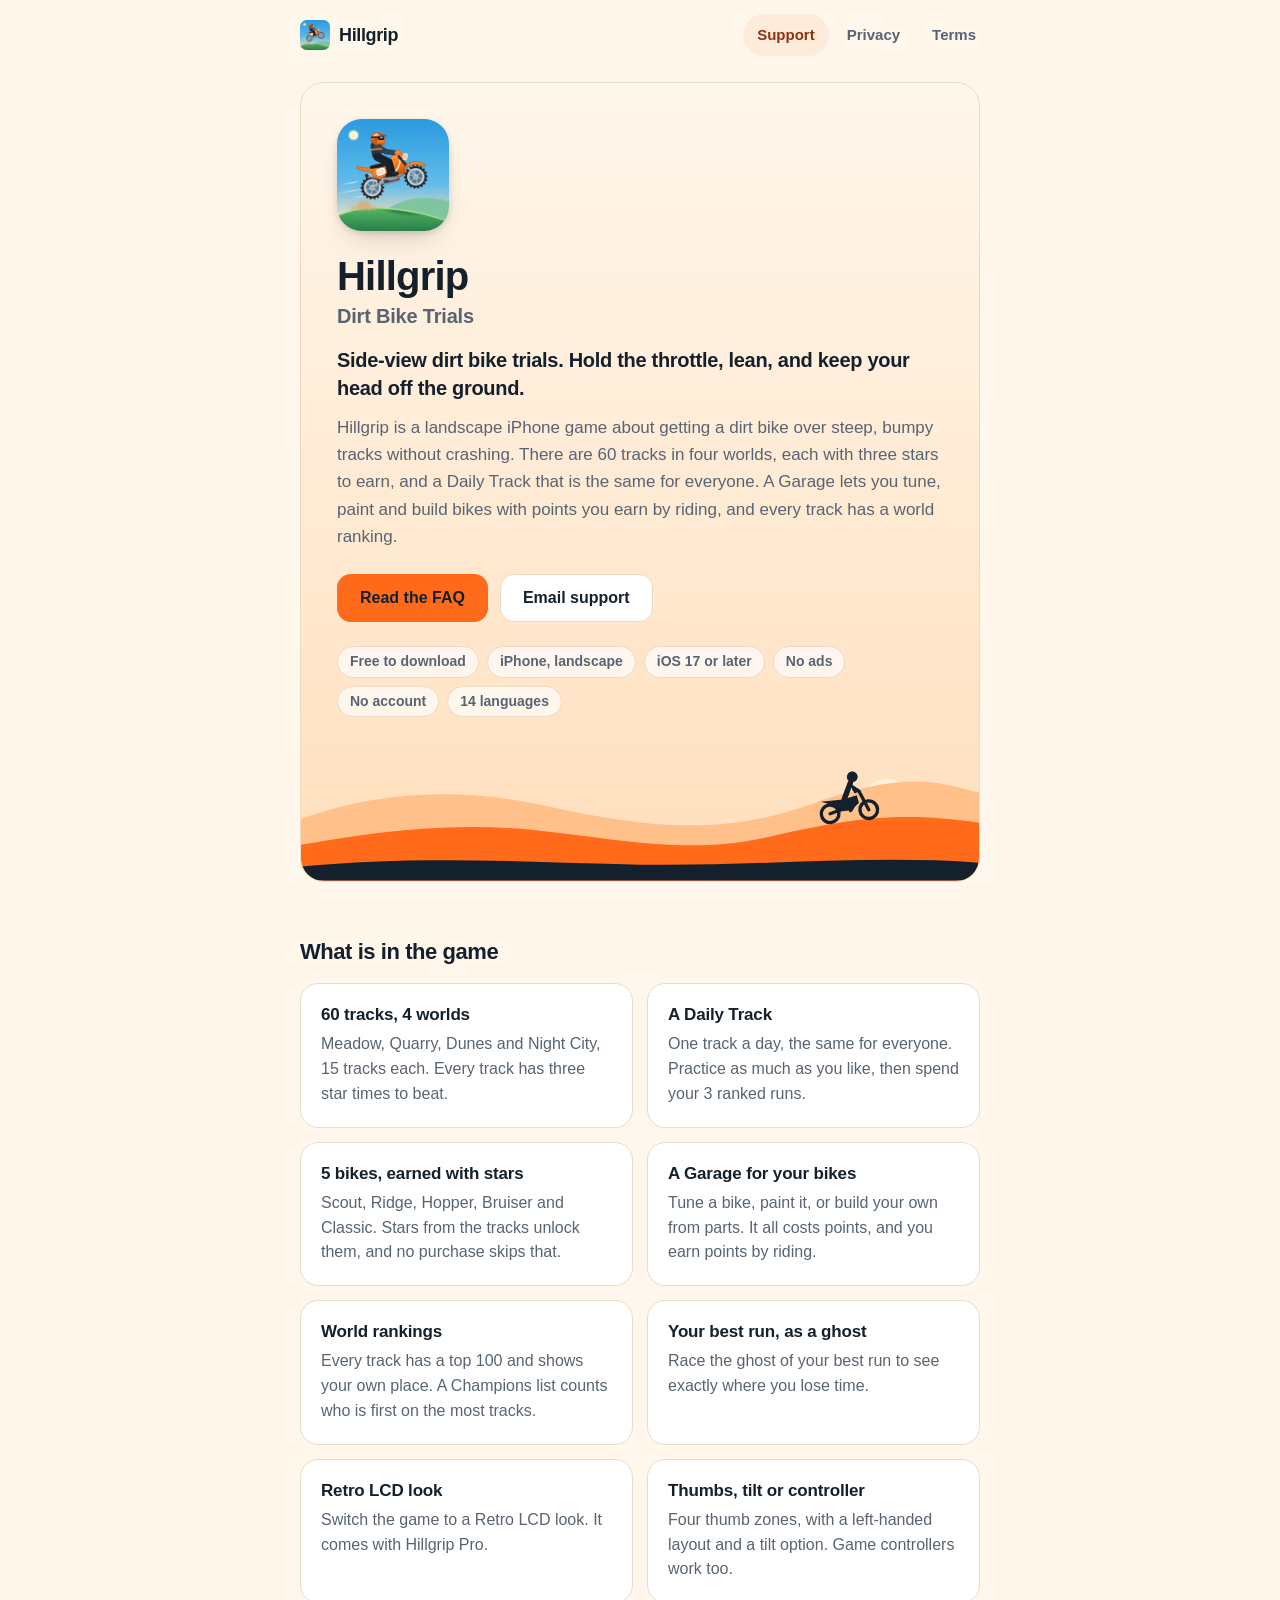
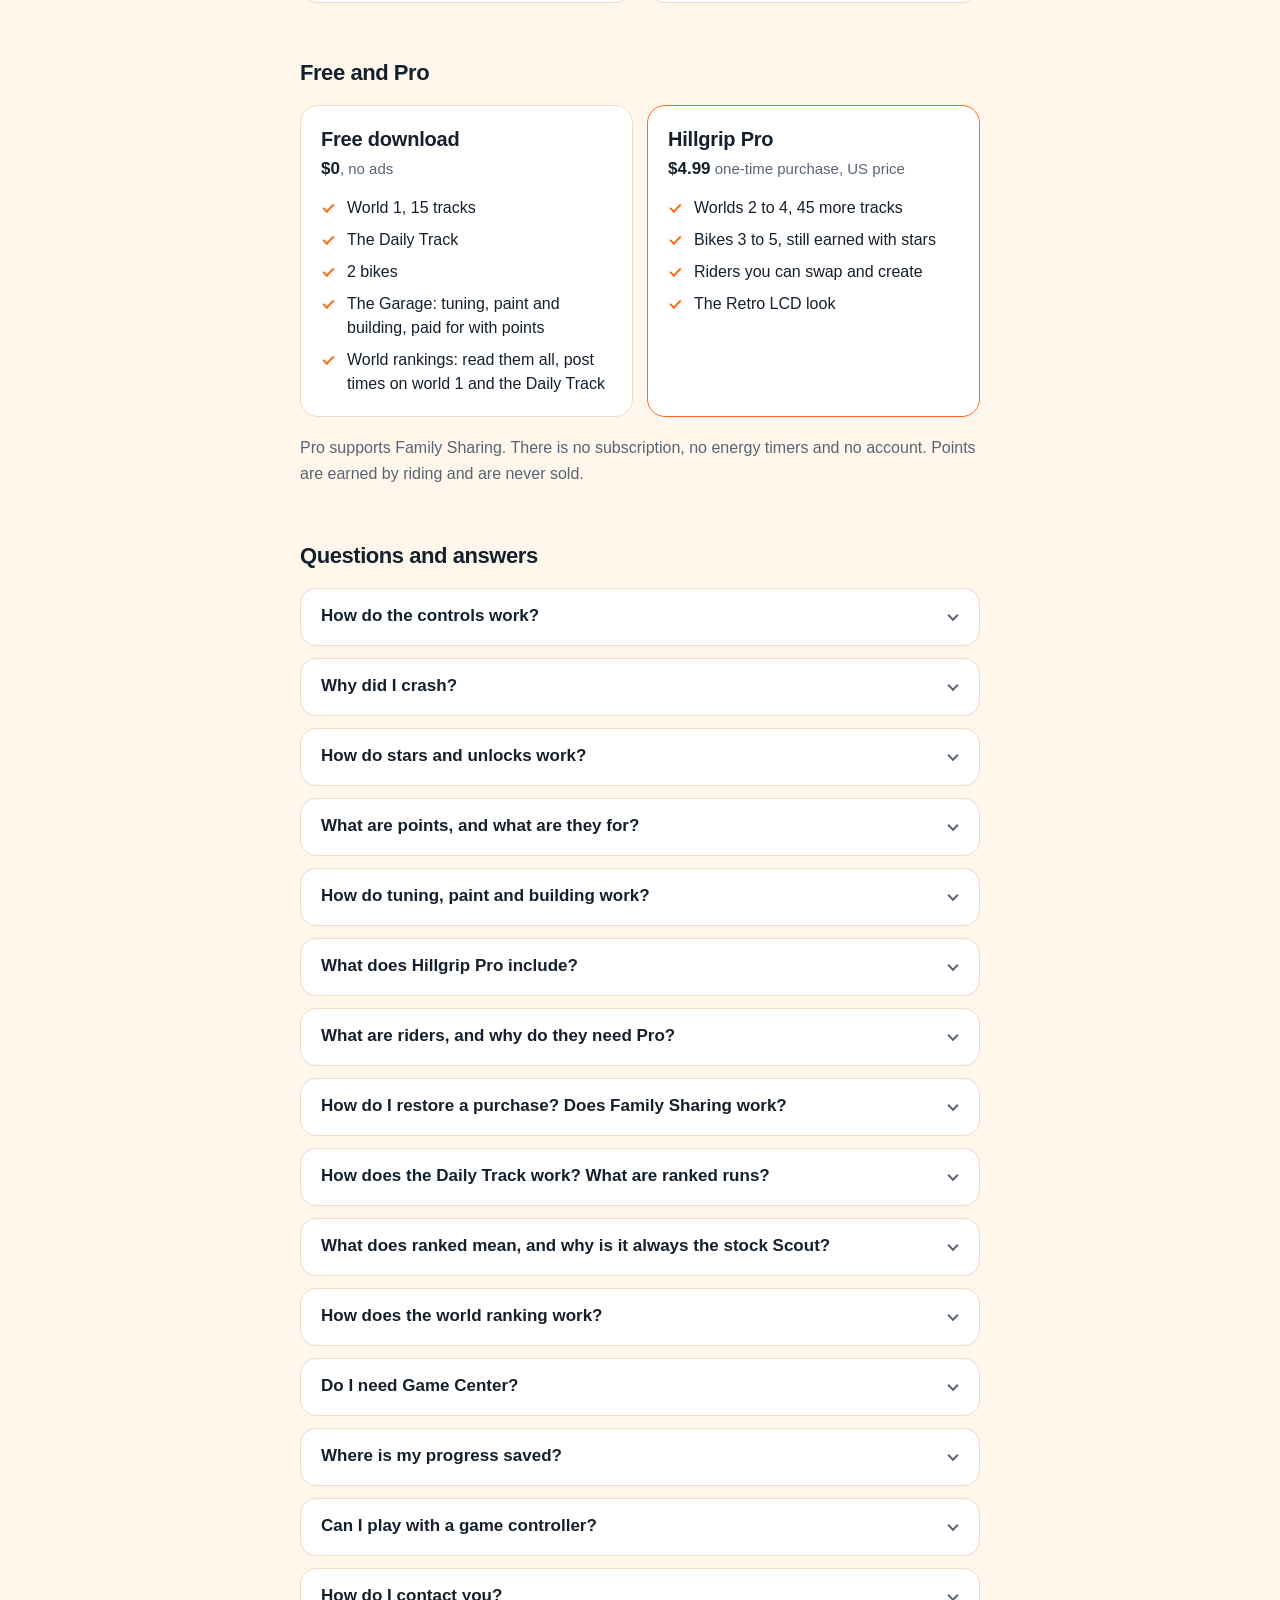
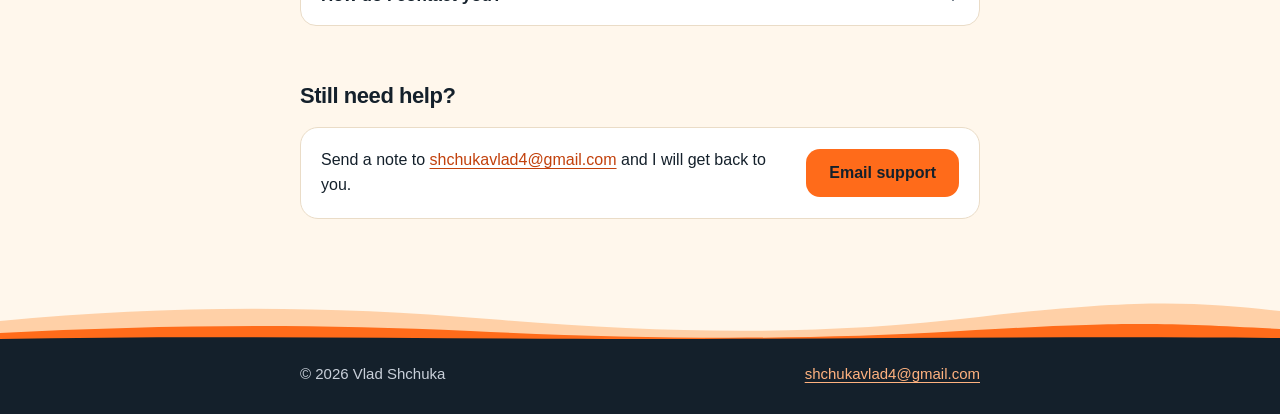
<file: index.html>
<!doctype html>
<html lang="en">
<head>
  <meta charset="utf-8">
  <meta name="viewport" content="width=device-width, initial-scale=1">
  <title>Hillgrip: Dirt Bike Trials | Support</title>
  <meta name="description" content="Support and FAQ for Hillgrip: Dirt Bike Trials, a landscape iPhone game of side-view dirt bike trials. Controls, points and the Garage, world rankings, Pro and how to get help.">
  <meta name="color-scheme" content="light dark">
  <meta name="theme-color" content="#FFF7EC" media="(prefers-color-scheme: light)">
  <meta name="theme-color" content="#0F1424" media="(prefers-color-scheme: dark)">
  <link rel="canonical" href="https://xzot.github.io/hillgrip/">
  <link rel="icon" type="image/png" href="icon.png">
  <link rel="apple-touch-icon" href="icon.png">
  <meta property="og:type" content="website">
  <meta property="og:site_name" content="Hillgrip">
  <meta property="og:title" content="Hillgrip: Dirt Bike Trials | Support">
  <meta property="og:description" content="Side-view dirt bike trials for iPhone. 60 tracks, a Daily Track, no ads and no account. Support, FAQ and legal pages.">
  <meta property="og:url" content="https://xzot.github.io/hillgrip/">
  <meta property="og:image" content="https://xzot.github.io/hillgrip/icon.png">
  <meta name="twitter:card" content="summary">
  <link rel="stylesheet" href="style.css">
</head>
<body>
  <a class="skip-link" href="#content">Skip to content</a>

  <header class="site-header">
    <div class="wrap">
      <a class="brand" href="index.html">
        <img src="icon.png" width="30" height="30" alt="">
        <span>Hillgrip</span>
      </a>
      <nav class="site-nav" aria-label="Main">
        <a href="index.html" aria-current="page">Support</a>
        <a href="privacy.html">Privacy</a>
        <a href="terms.html">Terms</a>
      </nav>
    </div>
  </header>

  <main id="content">
    <div class="wrap">

      <section class="hero" aria-labelledby="hero-title">
        <div class="hero-body">
          <img class="app-icon" src="icon.png" width="112" height="112" alt="Hillgrip app icon" decoding="async">
          <h1 id="hero-title">Hillgrip<span class="sub">Dirt Bike Trials</span></h1>
          <p class="tagline">Side-view dirt bike trials. Hold the throttle, lean, and keep your head off the ground.</p>
          <p class="lead">Hillgrip is a landscape iPhone game about getting a dirt bike over steep, bumpy tracks without crashing. There are 60 tracks in four worlds, each with three stars to earn, and a Daily Track that is the same for everyone. A Garage lets you tune, paint and build bikes with points you earn by riding, and every track has a world ranking.</p>

          <div class="cta">
            <!--
              APP STORE BADGE GOES HERE.
              The app ID is not known yet. When it is, put Apple’s official "Download on the App Store"
              badge here as a link to https://apps.apple.com/app/id<APP_ID> (use Apple’s badge artwork,
              unmodified), and keep it before the two buttons below.
            -->
            <a class="btn" href="#faq">Read the FAQ</a>
            <a class="btn btn-ghost" href="mailto:shchukavlad4@gmail.com?subject=Hillgrip%20support">Email support</a>
          </div>

          <ul class="chips" aria-label="Quick facts">
            <li>Free to download</li>
            <li>iPhone, landscape</li>
            <li>iOS 17 or later</li>
            <li>No ads</li>
            <li>No account</li>
            <li>14 languages</li>
          </ul>
        </div>

        <!-- Hills strip: far ridge, trail-orange ridge with a rider, dark foreground. Decorative. -->
        <svg class="hills" viewBox="0 0 680 140" preserveAspectRatio="xMaxYMax slice" aria-hidden="true" focusable="false">
          <circle class="sun" cx="588" cy="64" r="26"/>
          <path class="far" d="M0 78 C80 50 160 46 250 66 S420 96 510 64 S630 38 680 52 V140 H0 Z"/>
          <path class="mid" d="M0 104 C70 92 150 80 240 90 S390 114 470 96 S600 70 680 82 V140 H0 Z"/>
          <g class="rider" transform="translate(551 80) rotate(-6) scale(1.3)">
            <circle class="rider-wheel" cx="-15" cy="-7" r="6.8" stroke-width="2.6"/>
            <circle class="rider-wheel" cx="15" cy="-7" r="6.8" stroke-width="2.6"/>
            <path d="M-15 -7 L-3 -10 M15 -7 L9 -22 M9 -22 L5 -24" fill="none" stroke-width="2.6" stroke-linecap="round" stroke-linejoin="round"/>
            <path d="M-21 -17 L-4 -17 L7 -19 L8 -13 L1 -8 L-7 -8 L-11 -13 Z" stroke="none"/>
            <path d="M-3 -17 L3 -29" fill="none" stroke-width="4.2" stroke-linecap="round"/>
            <path d="M3 -27 L8 -23 L6 -22" fill="none" stroke-width="2.4" stroke-linecap="round" stroke-linejoin="round"/>
            <path d="M-3 -17 L4 -12 L1 -8" fill="none" stroke-width="3" stroke-linecap="round" stroke-linejoin="round"/>
            <circle cx="5" cy="-33.5" r="4.2" stroke="none"/>
          </g>
          <path class="near" d="M0 126 C120 114 230 122 340 124 S570 114 680 122 V140 H0 Z"/>
        </svg>
      </section>

      <section class="section" aria-labelledby="game-title">
        <h2 id="game-title">What is in the game</h2>
        <div class="grid grid-2">
          <article class="card">
            <h3>60 tracks, 4 worlds</h3>
            <p>Meadow, Quarry, Dunes and Night City, 15 tracks each. Every track has three star times to beat.</p>
          </article>
          <article class="card">
            <h3>A Daily Track</h3>
            <p>One track a day, the same for everyone. Practice as much as you like, then spend your 3 ranked runs.</p>
          </article>
          <article class="card">
            <h3>5 bikes, earned with stars</h3>
            <p>Scout, Ridge, Hopper, Bruiser and Classic. Stars from the tracks unlock them, and no purchase skips that.</p>
          </article>
          <article class="card">
            <h3>A Garage for your bikes</h3>
            <p>Tune a bike, paint it, or build your own from parts. It all costs points, and you earn points by riding.</p>
          </article>
          <article class="card">
            <h3>World rankings</h3>
            <p>Every track has a top 100 and shows your own place. A Champions list counts who is first on the most tracks.</p>
          </article>
          <article class="card">
            <h3>Your best run, as a ghost</h3>
            <p>Race the ghost of your best run to see exactly where you lose time.</p>
          </article>
          <article class="card">
            <h3>Retro LCD look</h3>
            <p>Switch the game to a Retro LCD look. It comes with Hillgrip Pro.</p>
          </article>
          <article class="card">
            <h3>Thumbs, tilt or controller</h3>
            <p>Four thumb zones, with a left-handed layout and a tilt option. Game controllers work too.</p>
          </article>
        </div>
      </section>

      <section class="section" aria-labelledby="pro-title">
        <h2 id="pro-title">Free and Pro</h2>
        <div class="grid grid-2">
          <article class="card tier-card">
            <h3>Free download</h3>
            <p class="price"><strong>$0</strong>, no ads</p>
            <ul class="ticks">
              <li>World 1, 15 tracks</li>
              <li>The Daily Track</li>
              <li>2 bikes</li>
              <li>The Garage: tuning, paint and building, paid for with points</li>
              <li>World rankings: read them all, post times on world 1 and the Daily Track</li>
            </ul>
          </article>
          <article class="card tier-card pro">
            <h3>Hillgrip Pro</h3>
            <p class="price"><strong>$4.99</strong> one-time purchase, US price</p>
            <ul class="ticks">
              <li>Worlds 2 to 4, 45 more tracks</li>
              <li>Bikes 3 to 5, still earned with stars</li>
              <li>Riders you can swap and create</li>
              <li>The Retro LCD look</li>
            </ul>
          </article>
        </div>
        <p class="no-list">Pro supports Family Sharing. There is no subscription, no energy timers and no account. Points are earned by riding and are never sold.</p>
      </section>

      <section class="section faq" id="faq" aria-labelledby="faq-title">
        <h2 id="faq-title">Questions and answers</h2>

        <details>
          <summary>How do the controls work?</summary>
          <div class="answer">
            <p>The screen has four thumb zones: throttle, brake, lean back and lean forward. Hold throttle to drive, hold brake to slow down or stop, and use the two lean zones to tip the bike backward or forward on slopes and in the air.</p>
            <p>Settings has a left-handed option and a tilt option, so you can set the controls up the way your hands like. Game controllers work too (see the controller question below). Short, small corrections usually work better than holding a lean zone down.</p>
          </div>
        </details>

        <details>
          <summary>Why did I crash?</summary>
          <div class="answer">
            <p>You crash when the rider’s head hits the ground. After a crash you respawn at the most recent checkpoint, so you do not have to start the whole track again.</p>
            <p>If you keep landing on your head, try easing off the throttle in the air and use the lean zones to level the bike before the wheels touch down.</p>
          </div>
        </details>

        <details>
          <summary>How do stars and unlocks work?</summary>
          <div class="answer">
            <p>Every track gives up to 3 stars for your finishing time, and a faster run earns more of them. Stars are what unlock the bikes: Scout, Ridge, Hopper, Bruiser and Classic. Collect more stars and more bikes open up.</p>
            <p>There is no way to buy stars or skip an unlock. Points, which pay for tuning and paint, are a separate thing: you earn them by riding too, and they never open worlds or bikes.</p>
          </div>
        </details>

        <details>
          <summary>What are points, and what are they for?</summary>
          <div class="answer">
            <p>Points are what you spend in the Garage. You earn them only by riding: finishing a track for the first time, collecting stars, beating your own time, the Daily Track (with a bonus for a streak) and climbing the world ranking.</p>
            <p>Points cannot be bought, no ad gives you any, and Pro does not give you more. They never buy worlds, bikes or Pro. The first upgrade is cheap and comes within your first few tracks, and a full tune of one bike takes a while. Points are saved on your device only, like your stars.</p>
          </div>
        </details>

        <details>
          <summary>How do tuning, paint and building work?</summary>
          <div class="answer">
            <p>Open the Garage from Home. Its tabs are Bike, Tune, Paint, Build and Rider.</p>
            <ul>
              <li>Tune: four upgrades with five levels each (Engine, Handling, Weight and Suspension) and three sliders (Gearing, Springs and Wheelbase). Every upgrade changes something you can feel, and the bars show the change in numbers. The sliders are trade-offs: more of one thing costs you something else.</li>
              <li>Paint: colours for each part, eight patterns, a number plate and your race number.</li>
              <li>Build: put your own bike together from the parts of bikes you have unlocked, in up to three builds.</li>
            </ul>
            <p>Tap the bike in the Garage to rev it, or press Test ride to try your setup on a short track. Nothing from a Test ride is saved.</p>
          </div>
        </details>

        <details>
          <summary>What does Hillgrip Pro include?</summary>
          <div class="answer">
            <p>Hillgrip Pro is a one-time in-app purchase, $4.99 in the US. In other countries the price follows Apple’s local pricing and is shown before you buy.</p>
            <ul>
              <li>Worlds 2 to 4, which adds 45 tracks</li>
              <li>Bikes 3 to 5, which are still earned with stars</li>
              <li>Riders you can swap and create</li>
              <li>The Retro LCD look</li>
            </ul>
            <p>The free game already has world 1 (15 tracks), the Daily Track, 2 bikes and the Garage apart from riders. There is no subscription, so nothing renews.</p>
          </div>
        </details>

        <details>
          <summary>What are riders, and why do they need Pro?</summary>
          <div class="answer">
            <p>A rider is the person on the bike. With Pro you can swap between riders and create your own. Height, weight and stance change how the bike handles a little, and helmet, suit, jersey, gloves, boots and skin tone change the look. The differences are small and balanced, so no rider is simply better.</p>
            <p>Without Pro you can still try the rider creator and take a Test ride with the rider you made, but nothing is saved or equipped.</p>
          </div>
        </details>

        <details>
          <summary>How do I restore a purchase? Does Family Sharing work?</summary>
          <div class="answer">
            <p>Open Settings in Hillgrip and tap Restore Purchases. The same button is on the Pro screen. Use the same Apple Account that bought Pro, and make sure you are online.</p>
            <p>Hillgrip Pro supports Family Sharing. If the person who bought it has sharing turned on for purchases, family members can get Pro on their own devices with Restore Purchases.</p>
            <p>If Pro still does not show up, check which Apple Account you are signed in with, then <a href="mailto:shchukavlad4@gmail.com?subject=Hillgrip%20restore%20purchase">email me</a>.</p>
          </div>
        </details>

        <details>
          <summary>How does the Daily Track work? What are ranked runs?</summary>
          <div class="answer">
            <p>There is one Daily Track per day and it is the same for everyone. It changes at 08:00 UTC. It is part of the free game.</p>
            <p>You can practice it as often as you like. You get 3 ranked runs on each Daily Track, and your best ranked time goes to a Game Center leaderboard. Ranked runs are always ridden on the stock Scout.</p>
          </div>
        </details>

        <details>
          <summary>What does ranked mean, and why is it always the stock Scout?</summary>
          <div class="answer">
            <p>Every time on a world ranking, and every ranked run of the Daily Track, is ridden on the stock Scout: factory tuning, the standard rider and no custom parts. Your paint and your rider’s looks stay. That way tuning, parts, riders and Pro cannot buy a place, and everyone on a board has the same bike.</p>
            <p>The My setup | Ranked Scout switch, in the Garage and in the pause menu, decides which one you ride. Changing it restarts the track. A run on your own setup still earns stars and points, but it does not go on the world ranking. Practice runs of the Daily Track follow the switch too.</p>
          </div>
        </details>

        <details>
          <summary>How does the world ranking work?</summary>
          <div class="answer">
            <p>Every campaign track has its own board with the fastest times. You see the top 100 and your own place, even when you are far below 100. Home, then Ranking, opens them. The Champions list counts how many tracks each player is first on, and a track only counts once 10 riders have posted a time.</p>
            <p>Climbing the ranking pays points. You need to be signed in to Game Center to read a board or post a time. Without Pro you can post times on world 1 and the Daily Track; with Pro, on every track. Your rank can take a few seconds to show up after a ride.</p>
            <p>Times are reported by each player’s device and are not independently verified, so the ranking can show a time that a modified game made. I can ask Apple to remove obvious ones.</p>
          </div>
        </details>

        <details>
          <summary>Do I need Game Center?</summary>
          <div class="answer">
            <p>No. Hillgrip works without it, and so do tuning, paint and building. Game Center is used only for the leaderboards (the Daily Track, each track’s world ranking, the champions list and total stars), and only if you are signed in. It is an Apple service, so your player name and leaderboard scores are handled by Apple, as the <a href="privacy.html">privacy policy</a> explains.</p>
          </div>
        </details>

        <details>
          <summary>Where is my progress saved?</summary>
          <div class="answer">
            <p>Only on your device. Hillgrip has no account and no server, so your stars, points, Garage setups, best times, ghosts and settings live on the phone. If you delete the app, that progress is deleted too, and I cannot get it back because I never receive it.</p>
            <p>Purchases are different. They belong to your Apple Account and come back with Restore Purchases.</p>
          </div>
        </details>

        <details>
          <summary>Can I play with a game controller?</summary>
          <div class="answer">
            <p>Yes. MFi, Xbox and DualSense controllers work:</p>
            <ul>
              <li>Right trigger: throttle</li>
              <li>Left trigger: brake</li>
              <li>Left stick: lean</li>
            </ul>
            <p>Pair the controller in your iPhone’s Bluetooth settings before you start the game.</p>
          </div>
        </details>

        <details>
          <summary>How do I contact you?</summary>
          <div class="answer">
            <p>Email <a href="mailto:shchukavlad4@gmail.com?subject=Hillgrip%20support">shchukavlad4@gmail.com</a>. Please include your iPhone model, your iOS version and what happened. The world and track number help for track problems.</p>
            <p>Hillgrip is made by one person, Vlad Shchuka. I read every message and reply as soon as I can.</p>
          </div>
        </details>
      </section>

      <section class="section" aria-labelledby="contact-title">
        <h2 id="contact-title">Still need help?</h2>
        <div class="card contact-card">
          <p>Send a note to <a href="mailto:shchukavlad4@gmail.com?subject=Hillgrip%20support">shchukavlad4@gmail.com</a> and I will get back to you.</p>
          <a class="btn" href="mailto:shchukavlad4@gmail.com?subject=Hillgrip%20support">Email support</a>
        </div>
      </section>

    </div>
  </main>

  <footer class="site-footer">
    <svg class="footer-hills" viewBox="0 0 680 44" preserveAspectRatio="none" aria-hidden="true" focusable="false">
      <path class="far" d="M0 22 C90 6 170 6 260 20 S430 38 520 18 S640 4 680 12 V44 H0 Z"/>
      <path class="mid" d="M0 34 C80 26 160 24 250 32 S420 42 510 32 S620 24 680 30 V44 H0 Z"/>
      <path class="near" d="M0 40 C110 36 230 40 340 40 S570 37 680 39 V44 H0 Z"/>
    </svg>
    <div class="footer-bar">
      <div class="wrap">
        <span>&copy; 2026 Vlad Shchuka</span>
        <a href="mailto:shchukavlad4@gmail.com">shchukavlad4@gmail.com</a>
      </div>
    </div>
  </footer>
</body>
</html>
</file>
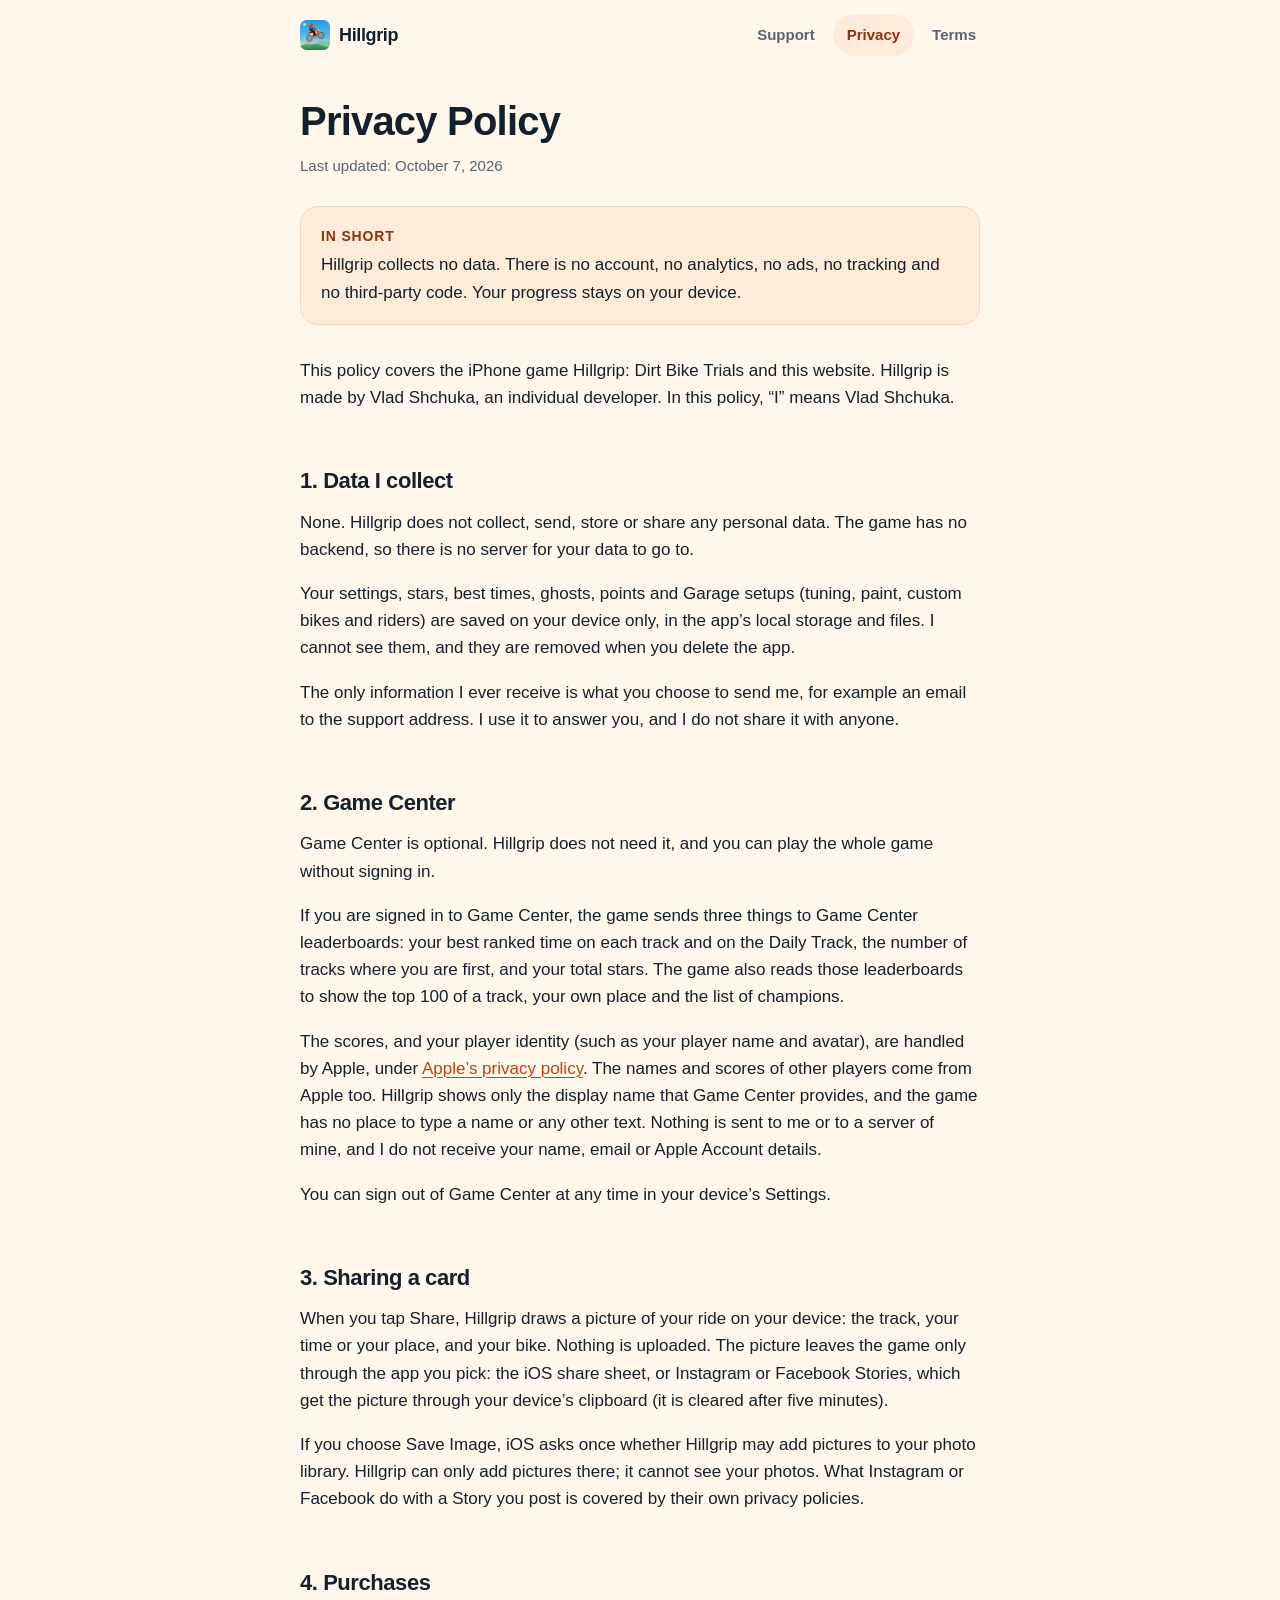
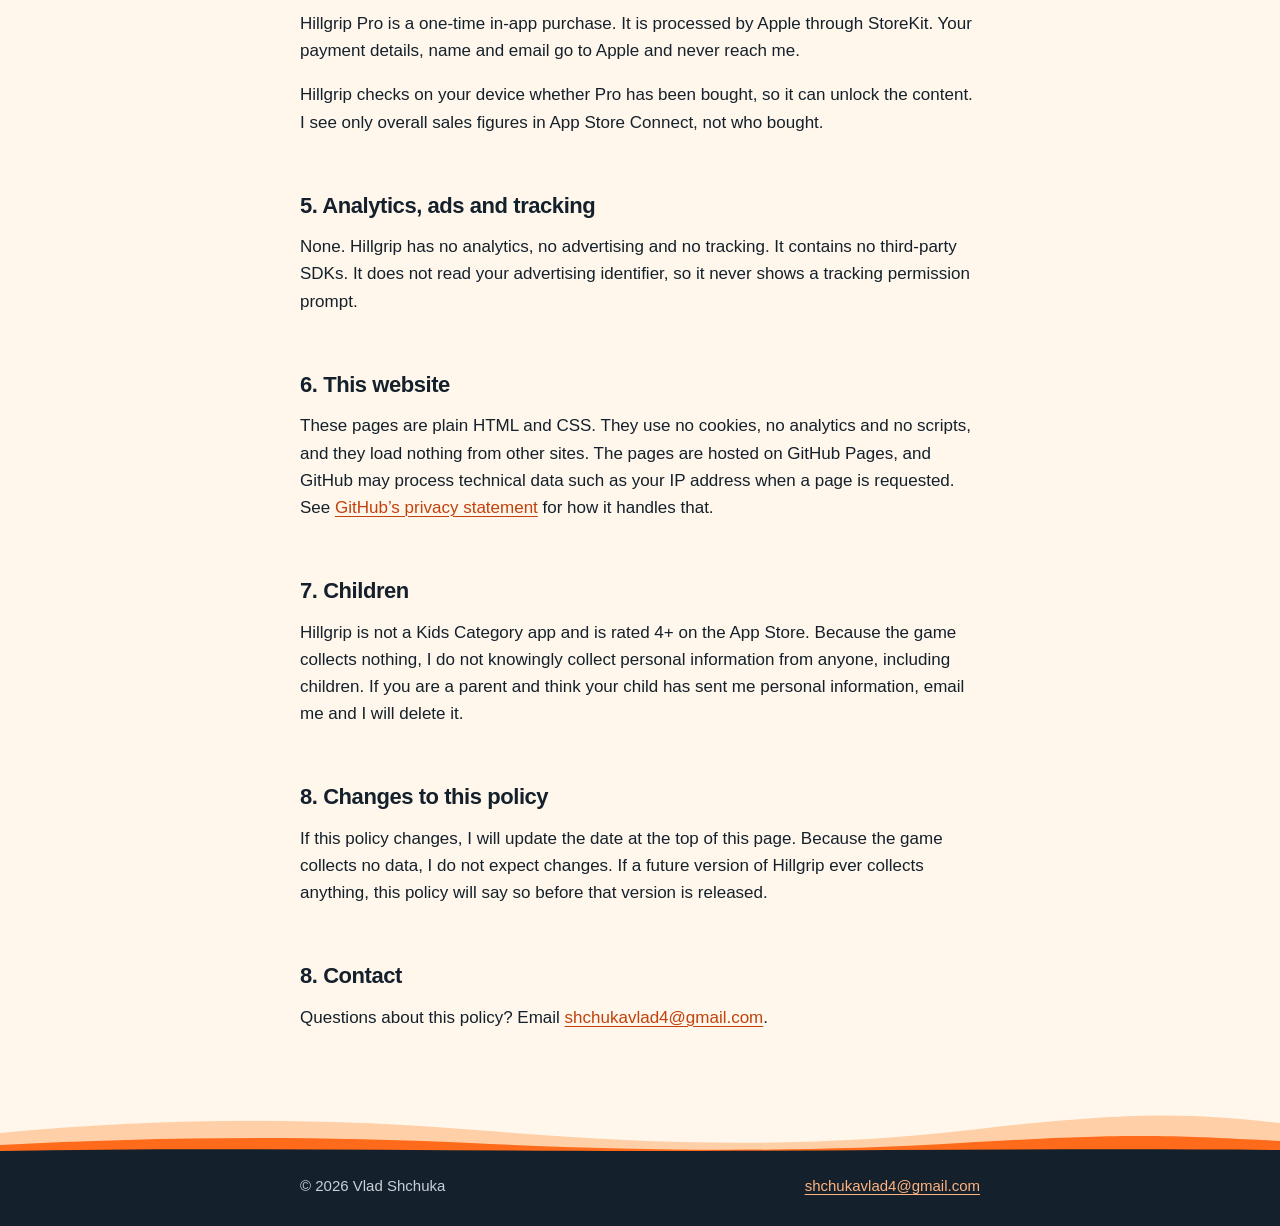
<file: privacy.html>
<!doctype html>
<html lang="en">
<head>
  <meta charset="utf-8">
  <meta name="viewport" content="width=device-width, initial-scale=1">
  <title>Privacy Policy | Hillgrip: Dirt Bike Trials</title>
  <meta name="description" content="Hillgrip collects no data. No account, no analytics, no ads, no tracking and no third-party SDKs. Progress stays on your device.">
  <meta name="color-scheme" content="light dark">
  <meta name="theme-color" content="#FFF7EC" media="(prefers-color-scheme: light)">
  <meta name="theme-color" content="#0F1424" media="(prefers-color-scheme: dark)">
  <link rel="canonical" href="https://xzot.github.io/hillgrip/privacy.html">
  <link rel="icon" type="image/png" href="icon.png">
  <link rel="apple-touch-icon" href="icon.png">
  <meta property="og:type" content="website">
  <meta property="og:site_name" content="Hillgrip">
  <meta property="og:title" content="Privacy Policy | Hillgrip: Dirt Bike Trials">
  <meta property="og:description" content="Hillgrip collects no data. No account, no analytics, no ads, no tracking. Progress stays on your device.">
  <meta property="og:url" content="https://xzot.github.io/hillgrip/privacy.html">
  <meta property="og:image" content="https://xzot.github.io/hillgrip/icon.png">
  <meta name="twitter:card" content="summary">
  <link rel="stylesheet" href="style.css">
</head>
<body>
  <a class="skip-link" href="#content">Skip to content</a>

  <header class="site-header">
    <div class="wrap">
      <a class="brand" href="index.html">
        <img src="icon.png" width="30" height="30" alt="">
        <span>Hillgrip</span>
      </a>
      <nav class="site-nav" aria-label="Main">
        <a href="index.html">Support</a>
        <a href="privacy.html" aria-current="page">Privacy</a>
        <a href="terms.html">Terms</a>
      </nav>
    </div>
  </header>

  <main id="content">
    <div class="wrap">

      <h1 class="page-title">Privacy Policy</h1>
      <p class="updated">Last updated: October 7, 2026</p>

      <div class="summary" role="note">
        <strong>In short</strong>
        Hillgrip collects no data. There is no account, no analytics, no ads, no tracking and no third-party code. Your progress stays on your device.
      </div>

      <div class="legal">
        <p>This policy covers the iPhone game Hillgrip: Dirt Bike Trials and this website. Hillgrip is made by Vlad Shchuka, an individual developer. In this policy, &ldquo;I&rdquo; means Vlad Shchuka.</p>

        <h2 id="data">1. Data I collect</h2>
        <p>None. Hillgrip does not collect, send, store or share any personal data. The game has no backend, so there is no server for your data to go to.</p>
        <p>Your settings, stars, best times, ghosts, points and Garage setups (tuning, paint, custom bikes and riders) are saved on your device only, in the app’s local storage and files. I cannot see them, and they are removed when you delete the app.</p>
        <p>The only information I ever receive is what you choose to send me, for example an email to the support address. I use it to answer you, and I do not share it with anyone.</p>

        <h2 id="game-center">2. Game Center</h2>
        <p>Game Center is optional. Hillgrip does not need it, and you can play the whole game without signing in.</p>
        <p>If you are signed in to Game Center, the game sends three things to Game Center leaderboards: your best ranked time on each track and on the Daily Track, the number of tracks where you are first, and your total stars. The game also reads those leaderboards to show the top 100 of a track, your own place and the list of champions.</p>
        <p>The scores, and your player identity (such as your player name and avatar), are handled by Apple, under <a href="https://www.apple.com/legal/privacy/">Apple’s privacy policy</a>. The names and scores of other players come from Apple too. Hillgrip shows only the display name that Game Center provides, and the game has no place to type a name or any other text. Nothing is sent to me or to a server of mine, and I do not receive your name, email or Apple Account details.</p>
        <p>You can sign out of Game Center at any time in your device’s Settings.</p>

        <h2 id="sharing">3. Sharing a card</h2>
        <p>When you tap Share, Hillgrip draws a picture of your ride on your device: the track, your time or your place, and your bike. Nothing is uploaded. The picture leaves the game only through the app you pick: the iOS share sheet, or Instagram or Facebook Stories, which get the picture through your device’s clipboard (it is cleared after five minutes).</p>
        <p>If you choose Save Image, iOS asks once whether Hillgrip may add pictures to your photo library. Hillgrip can only add pictures there; it cannot see your photos. What Instagram or Facebook do with a Story you post is covered by their own privacy policies.</p>

        <h2 id="purchases">4. Purchases</h2>
        <p>Hillgrip Pro is a one-time in-app purchase. It is processed by Apple through StoreKit. Your payment details, name and email go to Apple and never reach me.</p>
        <p>Hillgrip checks on your device whether Pro has been bought, so it can unlock the content. I see only overall sales figures in App Store Connect, not who bought.</p>

        <h2 id="tracking">5. Analytics, ads and tracking</h2>
        <p>None. Hillgrip has no analytics, no advertising and no tracking. It contains no third-party SDKs. It does not read your advertising identifier, so it never shows a tracking permission prompt.</p>

        <h2 id="website">6. This website</h2>
        <p>These pages are plain HTML and CSS. They use no cookies, no analytics and no scripts, and they load nothing from other sites. The pages are hosted on GitHub Pages, and GitHub may process technical data such as your IP address when a page is requested. See <a href="https://docs.github.com/en/site-policy/privacy-policies/github-general-privacy-statement">GitHub’s privacy statement</a> for how it handles that.</p>

        <h2 id="children">7. Children</h2>
        <p>Hillgrip is not a Kids Category app and is rated 4+ on the App Store. Because the game collects nothing, I do not knowingly collect personal information from anyone, including children. If you are a parent and think your child has sent me personal information, email me and I will delete it.</p>

        <h2 id="changes">8. Changes to this policy</h2>
        <p>If this policy changes, I will update the date at the top of this page. Because the game collects no data, I do not expect changes. If a future version of Hillgrip ever collects anything, this policy will say so before that version is released.</p>

        <h2 id="contact">8. Contact</h2>
        <p>Questions about this policy? Email <a href="mailto:shchukavlad4@gmail.com">shchukavlad4@gmail.com</a>.</p>
      </div>

    </div>
  </main>

  <footer class="site-footer">
    <svg class="footer-hills" viewBox="0 0 680 44" preserveAspectRatio="none" aria-hidden="true" focusable="false">
      <path class="far" d="M0 22 C90 6 170 6 260 20 S430 38 520 18 S640 4 680 12 V44 H0 Z"/>
      <path class="mid" d="M0 34 C80 26 160 24 250 32 S420 42 510 32 S620 24 680 30 V44 H0 Z"/>
      <path class="near" d="M0 40 C110 36 230 40 340 40 S570 37 680 39 V44 H0 Z"/>
    </svg>
    <div class="footer-bar">
      <div class="wrap">
        <span>&copy; 2026 Vlad Shchuka</span>
        <a href="mailto:shchukavlad4@gmail.com">shchukavlad4@gmail.com</a>
      </div>
    </div>
  </footer>
</body>
</html>
</file>
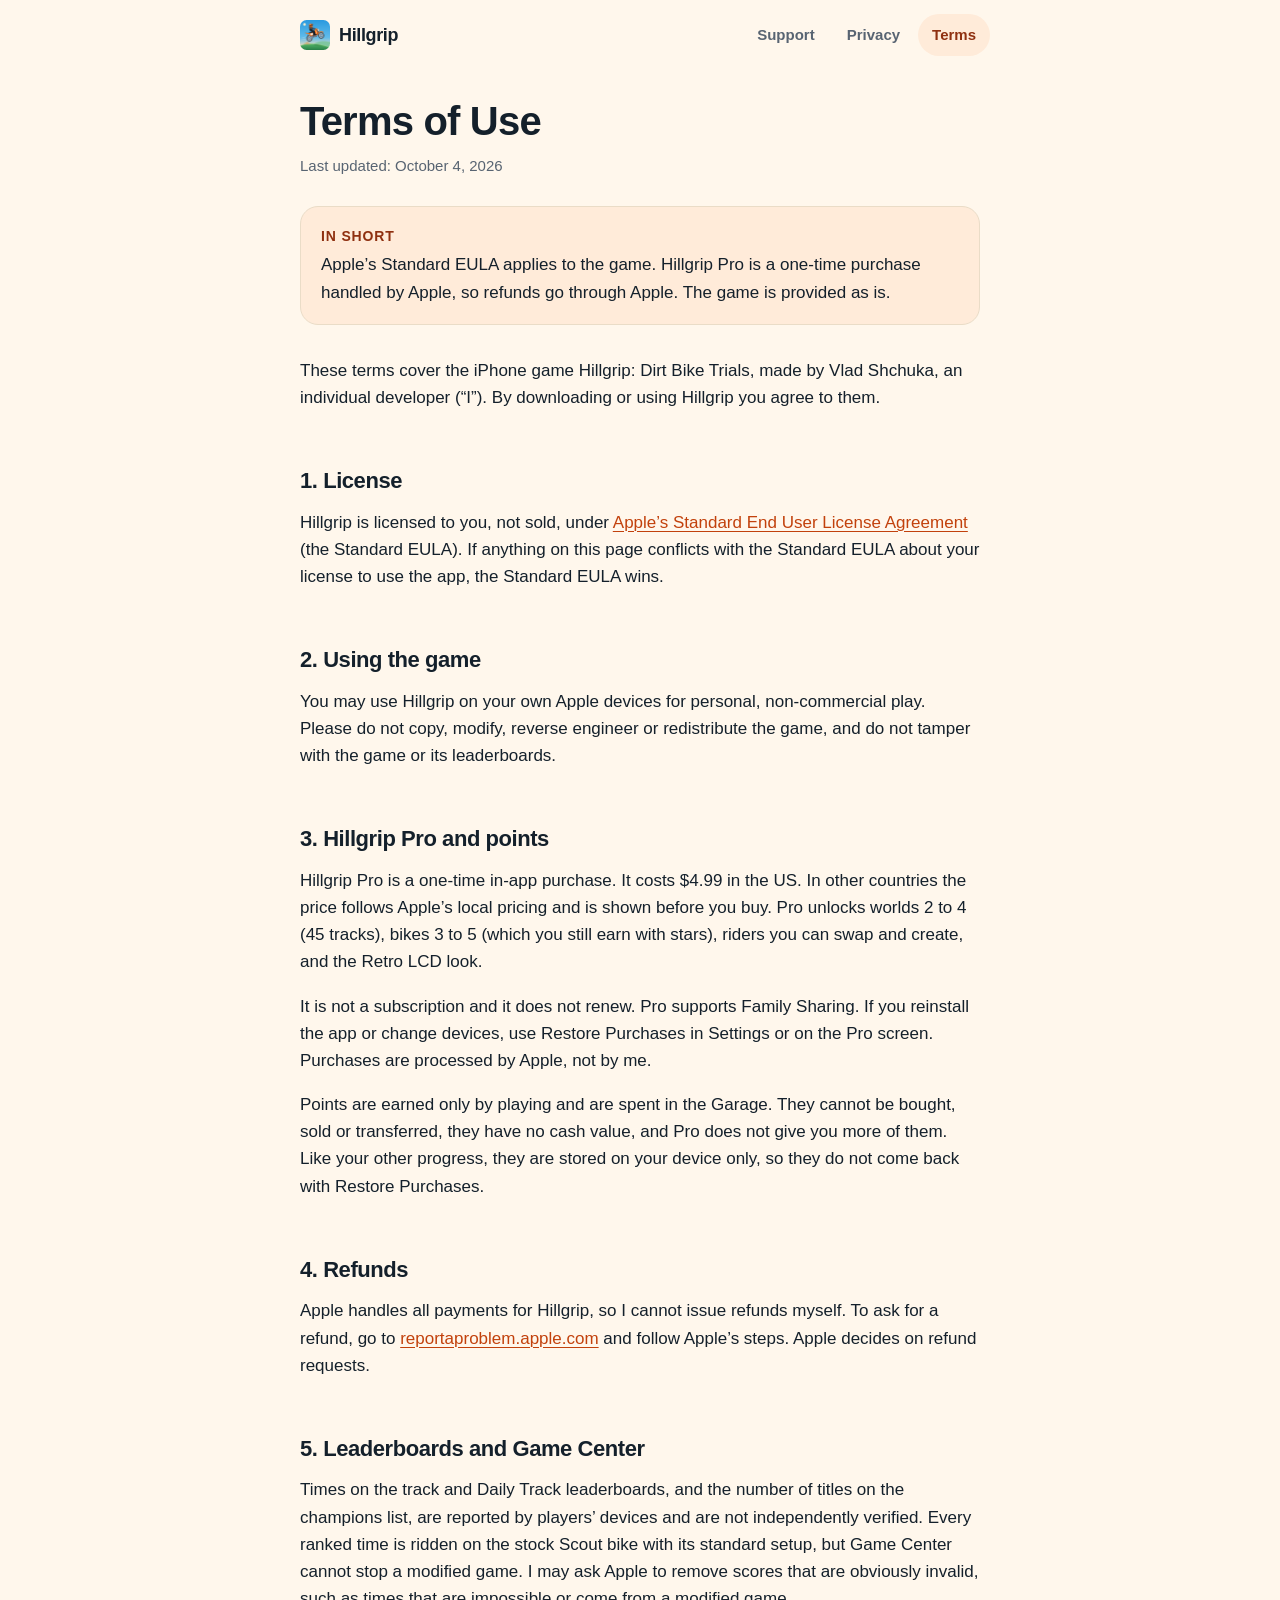
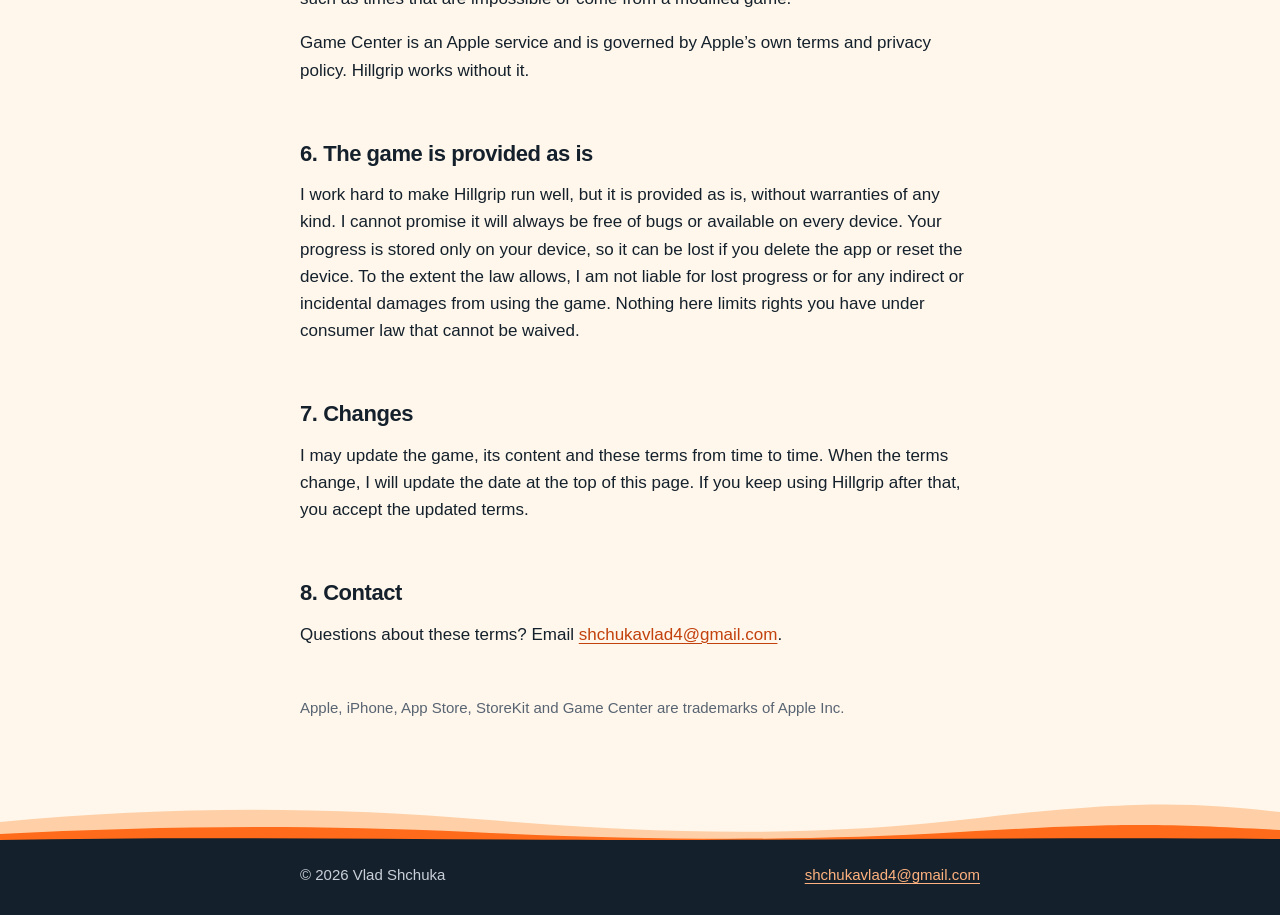
<file: terms.html>
<!doctype html>
<html lang="en">
<head>
  <meta charset="utf-8">
  <meta name="viewport" content="width=device-width, initial-scale=1">
  <title>Terms of Use | Hillgrip: Dirt Bike Trials</title>
  <meta name="description" content="Terms of use for Hillgrip: Dirt Bike Trials. Apple’s Standard EULA applies, Hillgrip Pro is a one-time purchase, and refunds go through Apple.">
  <meta name="color-scheme" content="light dark">
  <meta name="theme-color" content="#FFF7EC" media="(prefers-color-scheme: light)">
  <meta name="theme-color" content="#0F1424" media="(prefers-color-scheme: dark)">
  <link rel="canonical" href="https://xzot.github.io/hillgrip/terms.html">
  <link rel="icon" type="image/png" href="icon.png">
  <link rel="apple-touch-icon" href="icon.png">
  <meta property="og:type" content="website">
  <meta property="og:site_name" content="Hillgrip">
  <meta property="og:title" content="Terms of Use | Hillgrip: Dirt Bike Trials">
  <meta property="og:description" content="Apple’s Standard EULA applies. Hillgrip Pro is a one-time purchase and refunds go through Apple.">
  <meta property="og:url" content="https://xzot.github.io/hillgrip/terms.html">
  <meta property="og:image" content="https://xzot.github.io/hillgrip/icon.png">
  <meta name="twitter:card" content="summary">
  <link rel="stylesheet" href="style.css">
</head>
<body>
  <a class="skip-link" href="#content">Skip to content</a>

  <header class="site-header">
    <div class="wrap">
      <a class="brand" href="index.html">
        <img src="icon.png" width="30" height="30" alt="">
        <span>Hillgrip</span>
      </a>
      <nav class="site-nav" aria-label="Main">
        <a href="index.html">Support</a>
        <a href="privacy.html">Privacy</a>
        <a href="terms.html" aria-current="page">Terms</a>
      </nav>
    </div>
  </header>

  <main id="content">
    <div class="wrap">

      <h1 class="page-title">Terms of Use</h1>
      <p class="updated">Last updated: October 4, 2026</p>

      <div class="summary" role="note">
        <strong>In short</strong>
        Apple’s Standard EULA applies to the game. Hillgrip Pro is a one-time purchase handled by Apple, so refunds go through Apple. The game is provided as is.
      </div>

      <div class="legal">
        <p>These terms cover the iPhone game Hillgrip: Dirt Bike Trials, made by Vlad Shchuka, an individual developer (&ldquo;I&rdquo;). By downloading or using Hillgrip you agree to them.</p>

        <h2 id="eula">1. License</h2>
        <p>Hillgrip is licensed to you, not sold, under <a href="https://www.apple.com/legal/internet-services/itunes/dev/stdeula/">Apple’s Standard End User License Agreement</a> (the Standard EULA). If anything on this page conflicts with the Standard EULA about your license to use the app, the Standard EULA wins.</p>

        <h2 id="use">2. Using the game</h2>
        <p>You may use Hillgrip on your own Apple devices for personal, non-commercial play. Please do not copy, modify, reverse engineer or redistribute the game, and do not tamper with the game or its leaderboards.</p>

        <h2 id="pro">3. Hillgrip Pro and points</h2>
        <p>Hillgrip Pro is a one-time in-app purchase. It costs $4.99 in the US. In other countries the price follows Apple’s local pricing and is shown before you buy. Pro unlocks worlds 2 to 4 (45 tracks), bikes 3 to 5 (which you still earn with stars), riders you can swap and create, and the Retro LCD look.</p>
        <p>It is not a subscription and it does not renew. Pro supports Family Sharing. If you reinstall the app or change devices, use Restore Purchases in Settings or on the Pro screen. Purchases are processed by Apple, not by me.</p>
        <p>Points are earned only by playing and are spent in the Garage. They cannot be bought, sold or transferred, they have no cash value, and Pro does not give you more of them. Like your other progress, they are stored on your device only, so they do not come back with Restore Purchases.</p>

        <h2 id="refunds">4. Refunds</h2>
        <p>Apple handles all payments for Hillgrip, so I cannot issue refunds myself. To ask for a refund, go to <a href="https://reportaproblem.apple.com">reportaproblem.apple.com</a> and follow Apple’s steps. Apple decides on refund requests.</p>

        <h2 id="leaderboards">5. Leaderboards and Game Center</h2>
        <p>Times on the track and Daily Track leaderboards, and the number of titles on the champions list, are reported by players’ devices and are not independently verified. Every ranked time is ridden on the stock Scout bike with its standard setup, but Game Center cannot stop a modified game. I may ask Apple to remove scores that are obviously invalid, such as times that are impossible or come from a modified game.</p>
        <p>Game Center is an Apple service and is governed by Apple’s own terms and privacy policy. Hillgrip works without it.</p>

        <h2 id="as-is">6. The game is provided as is</h2>
        <p>I work hard to make Hillgrip run well, but it is provided as is, without warranties of any kind. I cannot promise it will always be free of bugs or available on every device. Your progress is stored only on your device, so it can be lost if you delete the app or reset the device. To the extent the law allows, I am not liable for lost progress or for any indirect or incidental damages from using the game. Nothing here limits rights you have under consumer law that cannot be waived.</p>

        <h2 id="changes">7. Changes</h2>
        <p>I may update the game, its content and these terms from time to time. When the terms change, I will update the date at the top of this page. If you keep using Hillgrip after that, you accept the updated terms.</p>

        <h2 id="contact">8. Contact</h2>
        <p>Questions about these terms? Email <a href="mailto:shchukavlad4@gmail.com">shchukavlad4@gmail.com</a>.</p>

        <p class="fineprint">Apple, iPhone, App Store, StoreKit and Game Center are trademarks of Apple Inc.</p>
      </div>

    </div>
  </main>

  <footer class="site-footer">
    <svg class="footer-hills" viewBox="0 0 680 44" preserveAspectRatio="none" aria-hidden="true" focusable="false">
      <path class="far" d="M0 22 C90 6 170 6 260 20 S430 38 520 18 S640 4 680 12 V44 H0 Z"/>
      <path class="mid" d="M0 34 C80 26 160 24 250 32 S420 42 510 32 S620 24 680 30 V44 H0 Z"/>
      <path class="near" d="M0 40 C110 36 230 40 340 40 S570 37 680 39 V44 H0 Z"/>
    </svg>
    <div class="footer-bar">
      <div class="wrap">
        <span>&copy; 2026 Vlad Shchuka</span>
        <a href="mailto:shchukavlad4@gmail.com">shchukavlad4@gmail.com</a>
      </div>
    </div>
  </footer>
</body>
</html>
</file>
<file: style.css>
/*
  Hillgrip support + legal site.
  One stylesheet, no frameworks, no JavaScript, no external requests.
  Brand: trail orange accent, ink text, warm paper background.
*/

/* ---------- Tokens ---------- */
:root {
  color-scheme: light dark;

  --bg: #FFF7EC;            /* warm paper */
  --surface: #FFFFFF;
  --text: #14202B;          /* ink */
  --muted: #586472;
  --accent: #FF6B1A;        /* trail orange: fills, borders, illustration. Not for small text. */
  --border: #EADCC7;

  --link: #C2410C;          /* text links: 4.9:1 on paper, 5.2:1 on white */
  --link-hover: #9A3412;
  --on-accent: #14202B;     /* ink on trail orange: 5.9:1 */
  --accent-soft: #FFEBD9;   /* tinted boxes and the current nav pill */
  --accent-soft-text: #8F3010; /* text on --accent-soft: 6.4:1 */
  --shadow: rgba(20, 32, 43, 0.28);

  /* Illustration */
  --sky-top: #FFF7EC;
  --sky-bottom: #FFDFBD;
  --sun: #FFF4E2;
  --hill-far: #FFC08A;
  --hill-near: #14202B;
  --rider: #14202B;

  --radius-card: 18px;
  --font: -apple-system, BlinkMacSystemFont, "SF Pro Text", "Segoe UI", Roboto, "Helvetica Neue", Arial, sans-serif;
}

@media (prefers-color-scheme: dark) {
  :root {
    --bg: #0F1424;
    --surface: #171D33;
    --text: #F4EFE8;
    --muted: #A8B2C5;
    --accent: #FF7A2E;
    --border: #2B3453;

    --link: #FF9A5C;        /* 8.6:1 on the dark background */
    --link-hover: #FFB988;
    --on-accent: #14202B;
    --accent-soft: #2A2336;
    --accent-soft-text: #FFB78A;
    --shadow: rgba(0, 0, 0, 0.6);

    --sky-top: #141A33;
    --sky-bottom: #2D2448;
    --sun: #FFB27F;
    --hill-far: #392D58;
    --hill-near: #080B15;
    --rider: #FFEBD6;       /* light rider: the sky is dark, ink would vanish */
  }
}

/* ---------- Base ---------- */
*, *::before, *::after { box-sizing: border-box; }

html {
  -webkit-text-size-adjust: 100%;
  text-size-adjust: 100%;
  scroll-behavior: smooth;
  scroll-padding-top: 16px;
}

body {
  margin: 0;
  background: var(--bg);
  color: var(--text);
  font: 17px/1.6 var(--font);
  -webkit-font-smoothing: antialiased;
  overflow-wrap: break-word;
}

::selection { background: var(--accent); color: var(--on-accent); }

img { max-width: 100%; height: auto; }

.wrap {
  width: 100%;
  max-width: 720px;           /* 680px column + 20px side padding */
  margin-inline: auto;
  padding-inline: 20px;
}

h1, h2, h3 {
  margin: 0;
  letter-spacing: -0.02em;
  line-height: 1.15;
  font-weight: 800;
}

h1 { font-size: 40px; }
h2 { font-size: 22px; line-height: 1.25; font-weight: 750; }
h3 { font-size: 17px; line-height: 1.3; font-weight: 700; letter-spacing: -0.01em; }

p { margin: 0 0 1em; }
p:last-child { margin-bottom: 0; }

a {
  color: var(--link);
  text-decoration: underline;
  text-decoration-thickness: 1px;
  text-underline-offset: 3px;
  transition: color 0.15s ease, text-decoration-thickness 0.15s ease;
}
a:hover { color: var(--link-hover); text-decoration-thickness: 2px; }

:focus-visible {
  outline: 3px solid var(--link);
  outline-offset: 3px;
  border-radius: 6px;
}

.skip-link {
  position: absolute;
  left: 20px;
  top: -80px;
  z-index: 10;
  padding: 10px 16px;
  border-radius: 10px;
  background: var(--accent);
  color: var(--on-accent);
  font-weight: 700;
  text-decoration: none;
}
.skip-link:focus { top: 12px; }

/* ---------- Header ---------- */
.site-header { padding-block: 14px; }

.site-header .wrap {
  display: flex;
  align-items: center;
  justify-content: space-between;
  flex-wrap: wrap;
  gap: 4px 12px;
}

.brand {
  display: inline-flex;
  align-items: center;
  gap: 9px;
  color: var(--text);
  font-weight: 800;
  font-size: 18px;
  letter-spacing: -0.02em;
  text-decoration: none;
}
.brand:hover { color: var(--text); text-decoration: none; }
.brand img { width: 30px; height: 30px; border-radius: 22%; display: block; }

.site-nav { display: flex; gap: 2px; margin-right: -10px; }

.site-nav a {
  display: inline-block;
  padding: 9px 11px;
  border-radius: 999px;
  color: var(--muted);
  font-size: 15px;
  font-weight: 600;
  text-decoration: none;
  transition: background-color 0.15s ease, color 0.15s ease;
}
.site-nav a:hover { color: var(--text); background: var(--accent-soft); }
.site-nav a[aria-current="page"] {
  color: var(--accent-soft-text);
  background: var(--accent-soft);
}

/* ---------- Layout helpers ---------- */
main { padding-bottom: 8px; }
.section { margin-top: 56px; }
.section > h2 { margin-bottom: 18px; }
.section-intro { color: var(--muted); margin-bottom: 20px; }

/* ---------- Hero (index) ---------- */
.hero {
  margin-top: 12px;
  position: relative;
  overflow: hidden;
  border: 1px solid var(--border);
  border-radius: 24px;
  background: linear-gradient(180deg, var(--sky-top) 0%, var(--sky-bottom) 100%);
}

.hero-body { padding: 28px 22px 0; }

.app-icon {
  display: block;
  width: 112px;
  height: 112px;
  border-radius: 22%;
  box-shadow: 0 14px 30px -14px var(--shadow), 0 2px 6px rgba(0, 0, 0, 0.12);
}

.hero h1 { margin-top: 22px; }
.hero h1 .sub {
  display: block;
  margin-top: 6px;
  font-size: 20px;
  font-weight: 650;
  letter-spacing: -0.01em;
  color: var(--muted);
}

.tagline {
  margin: 18px 0 0;
  font-size: 20px;
  line-height: 1.4;
  font-weight: 650;
  letter-spacing: -0.015em;
}
.lead { margin: 12px 0 0; color: var(--muted); }

.cta { display: flex; flex-wrap: wrap; gap: 12px; margin-top: 24px; }
.cta .btn { flex: 1 1 100%; }

.btn {
  display: inline-flex;
  align-items: center;
  justify-content: center;
  min-height: 48px;
  padding: 0 22px;
  border-radius: 14px;
  border: 1px solid transparent;
  background: var(--accent);
  color: var(--on-accent);
  font-weight: 700;
  font-size: 16px;
  text-decoration: none;
  transition: transform 0.15s ease, box-shadow 0.2s ease, background-color 0.15s ease, border-color 0.15s ease;
}
.btn:hover {
  color: var(--on-accent);
  text-decoration: none;
  transform: translateY(-2px);
  box-shadow: 0 10px 20px -10px var(--accent);
}
.btn-ghost {
  background: var(--surface);
  border-color: var(--border);
  color: var(--text);
}
.btn-ghost:hover { color: var(--text); border-color: var(--accent); box-shadow: 0 10px 20px -14px var(--shadow); }

.chips {
  display: flex;
  flex-wrap: wrap;
  gap: 8px;
  margin: 24px 0 0;
  padding: 0;
  list-style: none;
}
.chips li {
  padding: 5px 12px;
  border: 1px solid var(--border);
  border-radius: 999px;
  background: color-mix(in srgb, var(--surface) 70%, transparent);
  color: var(--muted);
  font-size: 14px;
  line-height: 1.4;
  font-weight: 600;
}

.hills { display: block; width: 100%; height: 104px; margin-top: 24px; }
.hills .sun { fill: var(--sun); opacity: 0.9; }
.hills .far { fill: var(--hill-far); }
.hills .mid { fill: var(--accent); }
.hills .near { fill: var(--hill-near); }
.hills .rider { fill: var(--rider); stroke: var(--rider); }
.hills .rider-wheel { fill: none; stroke: var(--rider); }

/* ---------- Cards ---------- */
.grid { display: grid; gap: 14px; grid-template-columns: 1fr; }

.card {
  background: var(--surface);
  border: 1px solid var(--border);
  border-radius: var(--radius-card);
  padding: 20px;
  transition: border-color 0.2s ease, transform 0.2s ease, box-shadow 0.2s ease;
}
.card:hover {
  border-color: var(--accent);
  transform: translateY(-2px);
  box-shadow: 0 14px 26px -16px var(--shadow);
}
.card h3 { margin-bottom: 6px; }
.card p { color: var(--muted); font-size: 16px; line-height: 1.55; }

.tier-card h3 { font-size: 20px; margin-bottom: 4px; }
.tier-card .price { color: var(--muted); font-size: 15px; margin-bottom: 14px; }
.tier-card .price strong { color: var(--text); font-size: 17px; }
.tier-card.pro { border-color: var(--accent); }

.ticks { margin: 0; padding: 0; list-style: none; }
.ticks li { position: relative; padding-left: 26px; margin-bottom: 8px; font-size: 16px; line-height: 1.5; }
.ticks li:last-child { margin-bottom: 0; }
.ticks li::before {
  content: "";
  position: absolute;
  left: 2px;
  top: 0.5em;
  width: 11px;
  height: 6px;
  border-left: 2.5px solid var(--accent);
  border-bottom: 2.5px solid var(--accent);
  transform: rotate(-45deg);
}

.no-list {
  margin-top: 18px;
  color: var(--muted);
  font-size: 16px;
}

/* ---------- FAQ ---------- */
.faq details {
  background: var(--surface);
  border: 1px solid var(--border);
  border-radius: 16px;
  margin-bottom: 12px;
  transition: border-color 0.2s ease, box-shadow 0.2s ease;
}
.faq details:hover { border-color: var(--accent); }
.faq details[open] { box-shadow: 0 14px 26px -18px var(--shadow); }

.faq summary {
  position: relative;
  display: block;
  min-height: 56px;
  padding: 15px 52px 15px 20px;
  cursor: pointer;
  list-style: none;
  font-weight: 650;
  line-height: 1.4;
  border-radius: 16px;
}
.faq summary::-webkit-details-marker { display: none; }
.faq summary::after {
  content: "";
  position: absolute;
  right: 22px;
  top: 50%;
  width: 8px;
  height: 8px;
  border-right: 2px solid var(--muted);
  border-bottom: 2px solid var(--muted);
  transform: translateY(-70%) rotate(45deg);
  transition: transform 0.2s ease, border-color 0.2s ease;
}
.faq details:hover summary::after { border-color: var(--accent); }
.faq details[open] summary::after { transform: translateY(-30%) rotate(-135deg); }

.faq .answer { padding: 0 20px 20px; }
.faq .answer p, .faq .answer ul { margin-bottom: 0.8em; }
.faq .answer > :last-child { margin-bottom: 0; }
.faq .answer ul { padding-left: 22px; }
.faq .answer li { margin-bottom: 4px; }

.contact-card { display: flex; flex-direction: column; align-items: flex-start; gap: 16px; }
.contact-card p { color: var(--text); margin: 0; }
.contact-card .btn { flex: 0 0 auto; white-space: nowrap; }

/* ---------- Legal pages ---------- */
.page-title { margin-top: 28px; }
.updated { margin: 10px 0 0; color: var(--muted); font-size: 15px; }

.summary {
  margin-top: 28px;
  padding: 18px 20px;
  border: 1px solid var(--border);
  border-radius: var(--radius-card);
  background: var(--accent-soft);
  color: var(--text);
}
.summary strong:first-child {
  display: block;
  margin-bottom: 4px;
  color: var(--accent-soft-text);
  font-size: 14px;
  letter-spacing: 0.06em;
  text-transform: uppercase;
}

.legal > p:first-child { margin-top: 32px; }
.summary a { color: var(--accent-soft-text); }
.legal h2 { margin-top: 56px; margin-bottom: 14px; }
.fineprint { margin-top: 48px; color: var(--muted); font-size: 15px; }
.legal ul { padding-left: 22px; margin: 0 0 1em; }
.legal li { margin-bottom: 6px; }
.legal a { overflow-wrap: anywhere; }

/* ---------- Footer ---------- */
.site-footer { margin-top: 72px; }
.footer-hills { display: block; width: 100%; height: 44px; margin-bottom: -1px; }
.footer-hills .far { fill: var(--hill-far); opacity: 0.7; }
.footer-hills .mid { fill: var(--accent); }
.footer-hills .near { fill: var(--hill-near); }

.footer-bar { background: var(--hill-near); color: #C9D0DA; }
.footer-bar .wrap {
  display: flex;
  flex-wrap: wrap;
  justify-content: space-between;
  gap: 6px 20px;
  padding-block: 20px 28px;
  font-size: 15px;
}
.footer-bar a { color: #FFB27F; }
.footer-bar a:hover { color: #FFD2B3; }
.footer-bar :focus-visible { outline-color: #FFB27F; }

/* ---------- Wider screens ---------- */
@media (min-width: 560px) {
  .hero-body { padding: 36px 36px 0; }
  .hills { height: auto; }
  .cta .btn { flex: 0 0 auto; }
  .grid-2 { grid-template-columns: 1fr 1fr; }
  .contact-card { flex-direction: row; align-items: center; justify-content: space-between; }
  .site-nav { gap: 4px; }
  .site-nav a { padding: 9px 14px; }
}

@media (prefers-reduced-motion: reduce) {
  html { scroll-behavior: auto; }
  *, *::before, *::after { transition: none !important; }
  .card:hover, .btn:hover { transform: none; }
}
</file>
